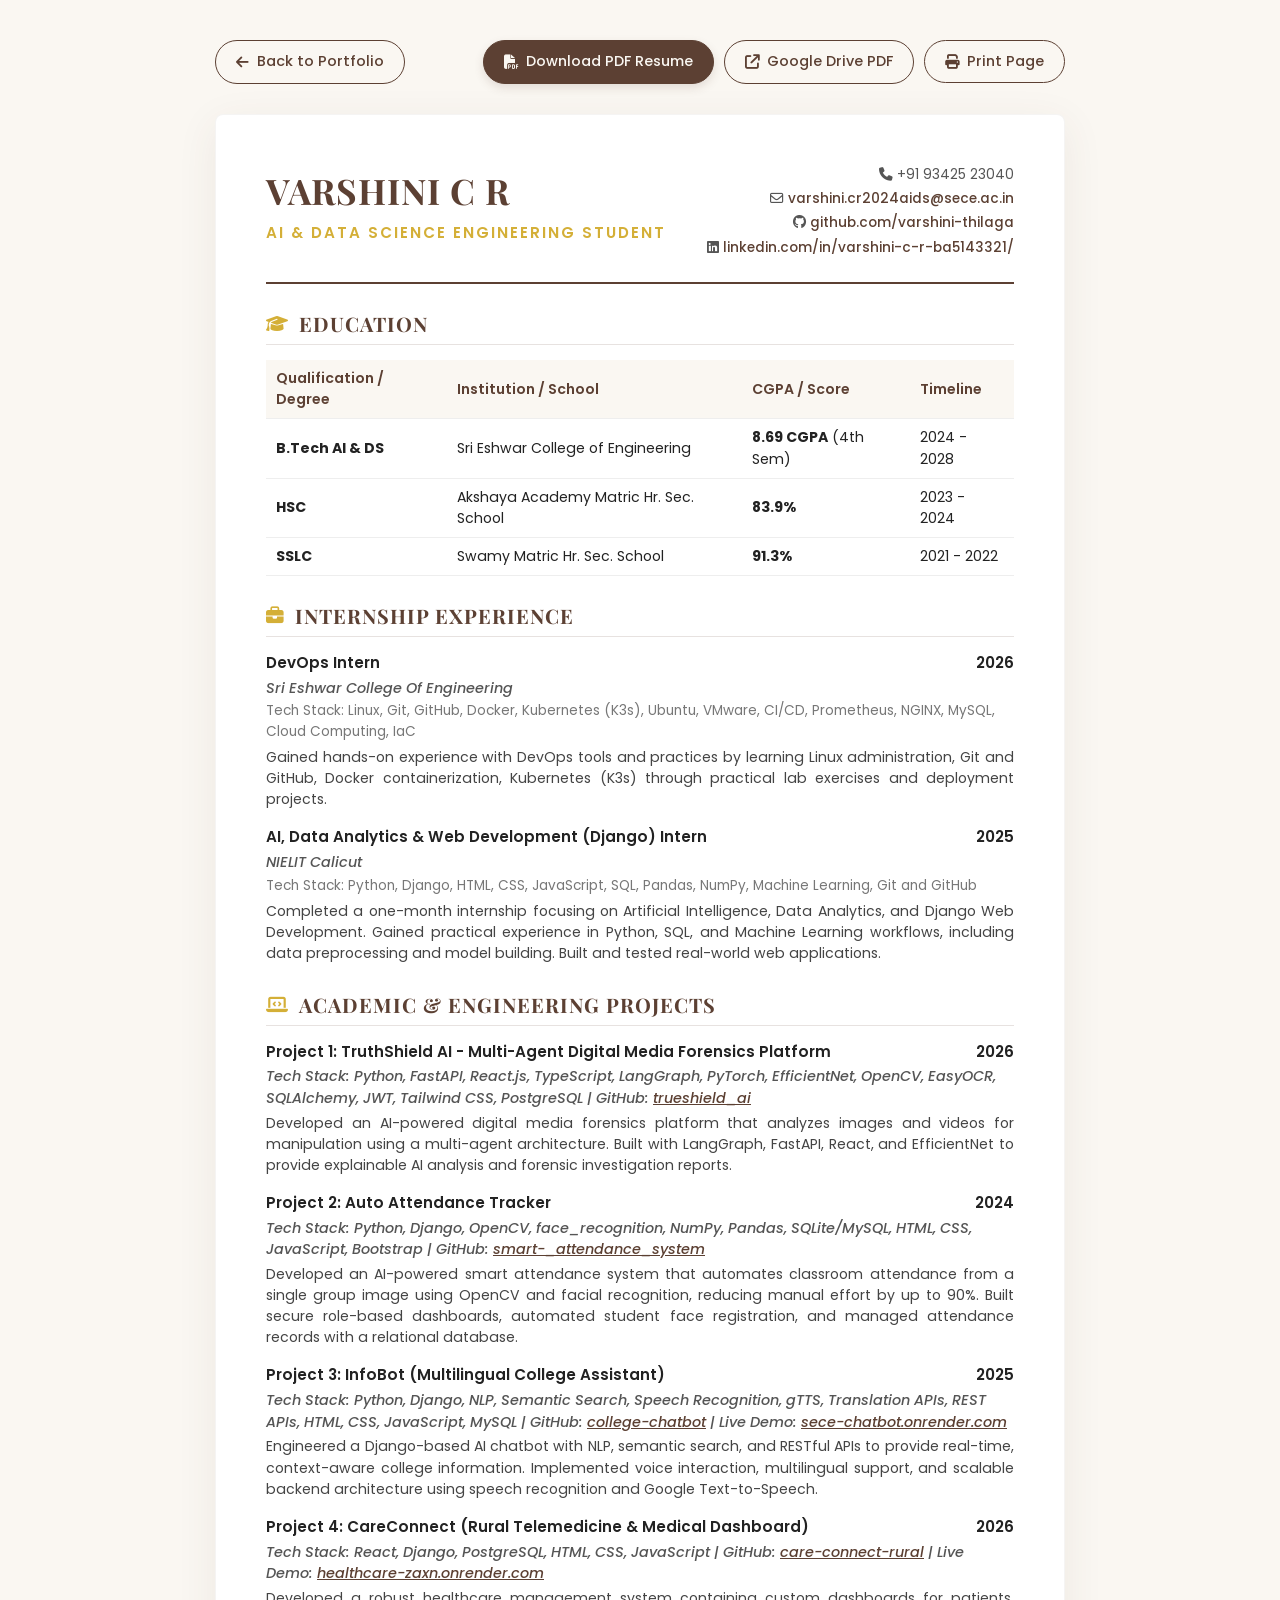
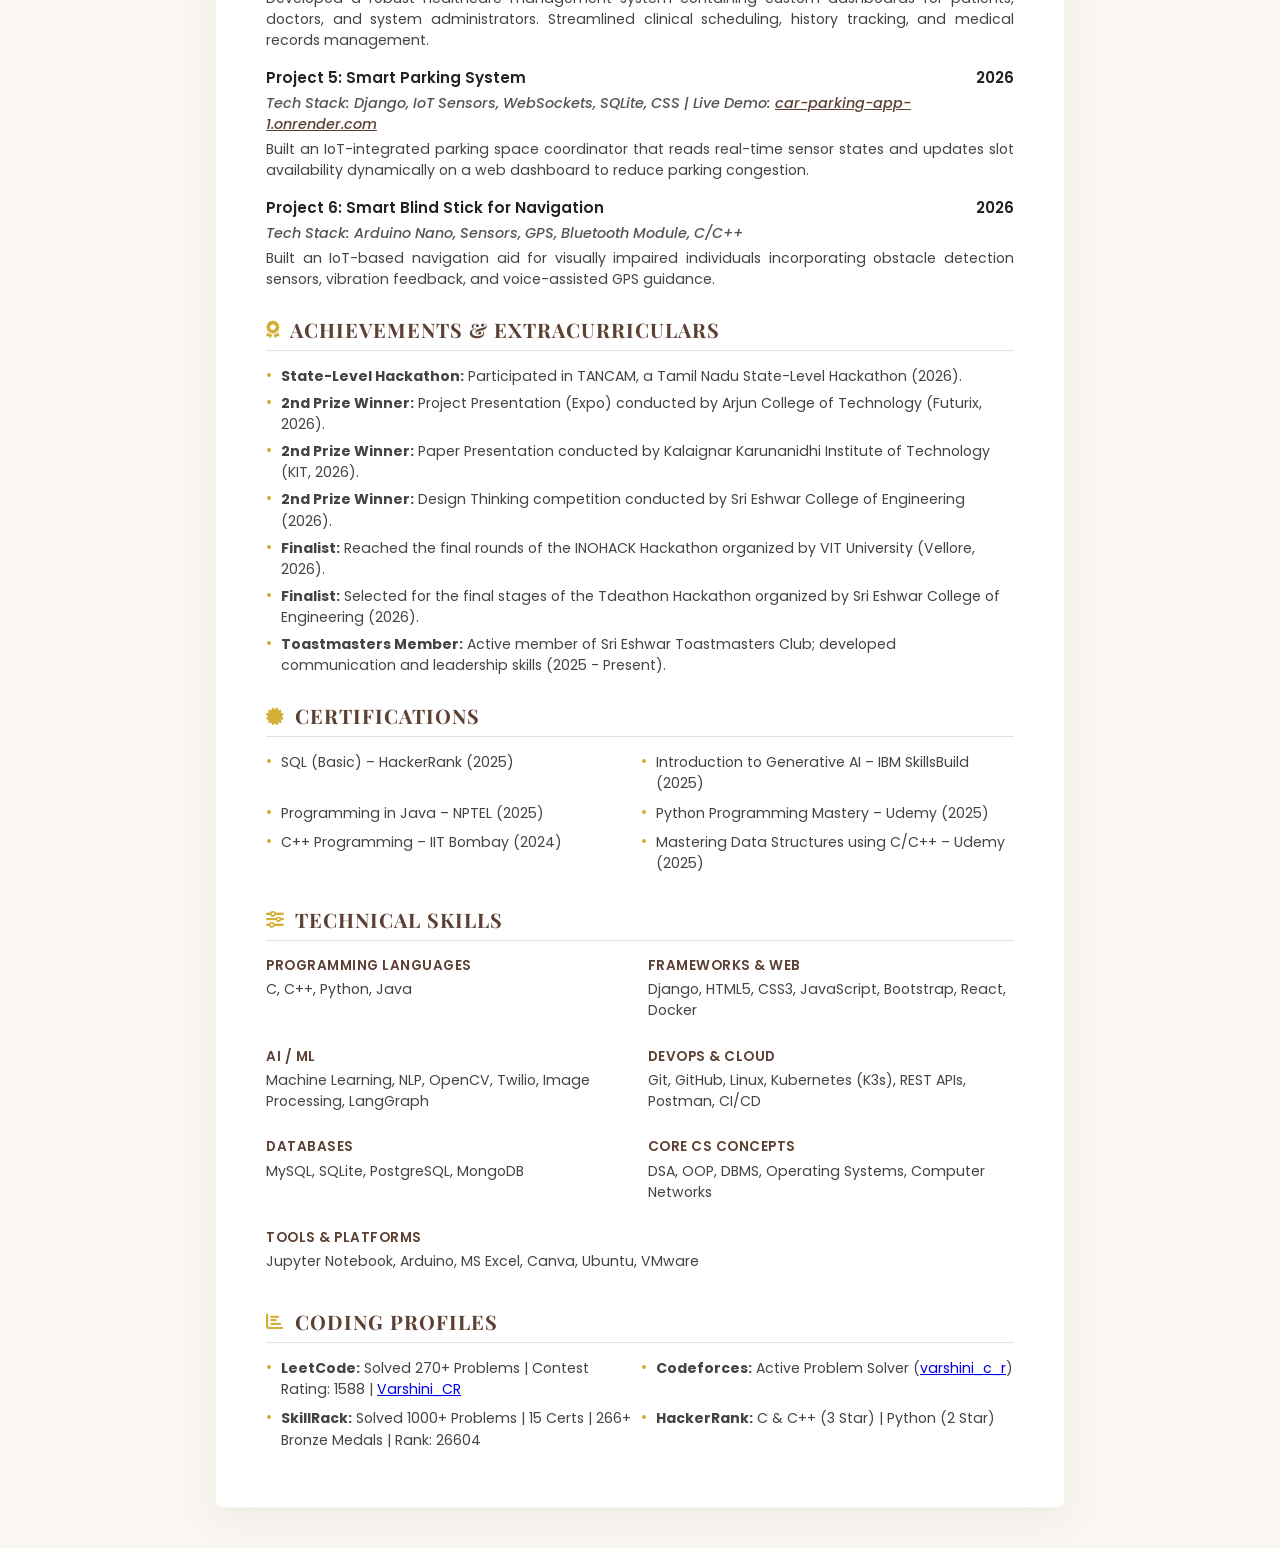
<file: resume.html>
<!DOCTYPE html>
<html lang="en">

<head>
    <meta charset="UTF-8">
    <meta name="viewport" content="width=device-width, initial-scale=1.0">
    <title>Varshini C R - Resume</title>
    <link rel="stylesheet" href="https://cdnjs.cloudflare.com/ajax/libs/font-awesome/6.4.0/css/all.min.css">
    <style>
        @import url('https://fonts.googleapis.com/css2?family=Playfair+Display:ital,wght@0,500;0,700;1,400&family=Poppins:wght@300;400;500;600;700&display=swap');

        :root {
            --color-cream: #FAF7F2;
            --color-beige: #E9DFD0;
            --color-chocolate: #5C4033;
            --color-gold: #D4AF37;
            --color-charcoal: #222222;
            --font-heading: 'Playfair Display', serif;
            --font-sans: 'Poppins', sans-serif;
        }

        * {
            box-sizing: border-box;
            margin: 0;
            padding: 0;
        }

        body {
            font-family: var(--font-sans);
            background-color: var(--color-cream);
            color: var(--color-charcoal);
            line-height: 1.5;
            padding: 40px 20px;
        }

        .controls {
            max-width: 850px;
            margin: 0 auto 30px auto;
            display: flex;
            justify-content: space-between;
            align-items: center;
            flex-wrap: wrap;
            gap: 12px;
        }

        .controls-group {
            display: flex;
            align-items: center;
            gap: 10px;
            flex-wrap: wrap;
        }

        .btn {
            display: inline-flex;
            align-items: center;
            gap: 8px;
            padding: 10px 20px;
            font-family: var(--font-sans);
            font-size: 0.9rem;
            font-weight: 500;
            border-radius: 50px;
            cursor: pointer;
            transition: all 0.3s ease;
            text-decoration: none;
        }

        .btn-back {
            background-color: transparent;
            color: var(--color-chocolate);
            border: 1px solid var(--color-chocolate);
        }

        .btn-back:hover {
            background-color: var(--color-chocolate);
            color: var(--color-cream);
        }

        .btn-print {
            background-color: var(--color-chocolate);
            color: var(--color-cream);
            border: 1px solid var(--color-chocolate);
            box-shadow: 0 4px 10px rgba(92, 64, 51, 0.15);
        }

        .btn-print:hover {
            background-color: var(--color-cream);
            color: var(--color-chocolate);
            transform: translateY(-2px);
        }

        .btn-gold {
            background-color: var(--color-gold);
            color: #222;
            border: 1px solid var(--color-gold);
            font-weight: 600;
        }

        .btn-gold:hover {
            background-color: transparent;
            color: var(--color-chocolate);
        }

        /* Resume Document Paper Container */
        .resume-paper {
            background-color: white;
            max-width: 850px;
            margin: 0 auto;
            padding: 50px;
            box-shadow: 0 10px 40px rgba(92, 64, 51, 0.08);
            border-radius: 8px;
            border: 1px solid rgba(92, 64, 51, 0.06);
            position: relative;
        }

        .resume-header {
            display: flex;
            justify-content: space-between;
            align-items: flex-start;
            border-bottom: 2px solid var(--color-chocolate);
            padding-bottom: 20px;
            margin-bottom: 25px;
        }

        .header-left h1 {
            font-family: var(--font-heading);
            font-size: 2.2rem;
            color: var(--color-chocolate);
            letter-spacing: 1px;
            margin-bottom: 5px;
        }

        .header-left p {
            font-size: 0.95rem;
            color: var(--color-gold);
            font-weight: 600;
            text-transform: uppercase;
            letter-spacing: 2px;
        }

        .header-right {
            text-align: right;
            font-size: 0.85rem;
            color: #555;
        }

        .header-right p {
            margin-bottom: 4px;
        }

        .header-right a {
            color: var(--color-chocolate);
            text-decoration: none;
            font-weight: 500;
        }

        .header-right a:hover {
            color: var(--color-gold);
        }

        /* Sections */
        .resume-section {
            margin-bottom: 25px;
        }

        .section-title {
            font-family: var(--font-heading);
            font-size: 1.25rem;
            color: var(--color-chocolate);
            text-transform: uppercase;
            letter-spacing: 1px;
            border-bottom: 1px solid rgba(92, 64, 51, 0.15);
            padding-bottom: 5px;
            margin-bottom: 15px;
            display: flex;
            align-items: center;
            gap: 10px;
        }

        .section-title i {
            font-size: 1.1rem;
            color: var(--color-gold);
        }

        /* Common details */
        .item-row {
            margin-bottom: 16px;
        }

        .item-row:last-child {
            margin-bottom: 0;
        }

        .item-header {
            display: flex;
            justify-content: space-between;
            font-weight: 600;
            font-size: 0.95rem;
            color: var(--color-charcoal);
            margin-bottom: 3px;
        }

        .item-org {
            font-style: italic;
            font-weight: 500;
            color: #555;
            font-size: 0.9rem;
        }

        .item-org a {
            color: var(--color-chocolate);
            text-decoration: underline;
        }

        .item-meta {
            display: flex;
            justify-content: space-between;
            font-size: 0.85rem;
            color: #777;
            margin-bottom: 5px;
        }

        .item-desc {
            font-size: 0.88rem;
            color: #444;
            text-align: justify;
        }

        /* Lists */
        .resume-list {
            list-style: none;
        }

        .resume-list li {
            position: relative;
            padding-left: 15px;
            font-size: 0.88rem;
            color: #444;
            margin-bottom: 6px;
        }

        .resume-list li::before {
            content: "•";
            color: var(--color-gold);
            font-weight: bold;
            position: absolute;
            left: 0;
            top: -1px;
        }

        /* Tables */
        .resume-table {
            width: 100%;
            border-collapse: collapse;
            font-size: 0.88rem;
            margin-top: 5px;
        }

        .resume-table th,
        .resume-table td {
            padding: 8px 10px;
            text-align: left;
            border-bottom: 1px solid #eee;
        }

        .resume-table th {
            font-weight: 600;
            background-color: var(--color-cream);
            color: var(--color-chocolate);
        }

        /* Skills grid */
        .skills-grid {
            display: grid;
            grid-template-columns: 1fr 1fr;
            gap: 15px;
        }

        .skill-group {
            margin-bottom: 10px;
        }

        .skill-label {
            font-size: 0.85rem;
            font-weight: 600;
            color: var(--color-chocolate);
            margin-bottom: 3px;
            text-transform: uppercase;
            letter-spacing: 0.5px;
        }

        .skill-values {
            font-size: 0.88rem;
            color: #444;
        }

        /* Print styles */
        @media print {
            body {
                background-color: white;
                color: black;
                padding: 0;
            }

            .controls {
                display: none;
            }

            .resume-paper {
                box-shadow: none;
                border: none;
                padding: 0;
                max-width: 100%;
            }
        }
    </style>
</head>

<body>

    <div class="controls">
        <a href="index.html" class="btn btn-back"><i class="fa-solid fa-arrow-left"></i> Back to Portfolio</a>
        <div class="controls-group">
            <a href="resume.pdf" download="Varshini_CR_Resume.pdf" class="btn btn-print"><i
                    class="fa-solid fa-file-pdf"></i> Download PDF Resume</a>
            <a href="https://drive.google.com/file/d/12m19nJVYASO0o29uj_Yj65Z3LTWcBDgP/view?usp=sharing" target="_blank"
                rel="noopener noreferrer" class="btn btn-back"><i class="fa-solid fa-arrow-up-right-from-square"></i>
                Google Drive PDF</a>
            <button onclick="window.print()" class="btn btn-back"><i class="fa-solid fa-print"></i> Print Page</button>
        </div>
    </div>

    <div class="resume-paper">
        <header class="resume-header">
            <div class="header-left">
                <h1>VARSHINI C R</h1>
                <p>AI & Data Science Engineering Student</p>
            </div>
            <div class="header-right">
                <p><i class="fa-solid fa-phone"></i> +91 93425 23040</p>
                <p><i class="fa-regular fa-envelope"></i> <a
                        href="mailto:varshini.cr2024aids@sece.ac.in">varshini.cr2024aids@sece.ac.in</a></p>
                <p><i class="fa-brands fa-github"></i> <a href="https://github.com/varshini-thilaga" target="_blank"
                        rel="noopener noreferrer">github.com/varshini-thilaga</a></p>
                <p><i class="fa-brands fa-linkedin"></i> <a href="https://www.linkedin.com/in/varshini-c-r-ba5143321/"
                        target="_blank" rel="noopener noreferrer">linkedin.com/in/varshini-c-r-ba5143321/</a></p>
            </div>
        </header>

        <!-- EDUCATION -->
        <section class="resume-section">
            <h2 class="section-title"><i class="fa-solid fa-graduation-cap"></i> Education</h2>
            <table class="resume-table">
                <thead>
                    <tr>
                        <th>Qualification / Degree</th>
                        <th>Institution / School</th>
                        <th>CGPA / Score</th>
                        <th>Timeline</th>
                    </tr>
                </thead>
                <tbody>
                    <tr>
                        <td><strong>B.Tech AI & DS</strong></td>
                        <td>Sri Eshwar College of Engineering</td>
                        <td><strong>8.69 CGPA</strong> (4th Sem)</td>
                        <td>2024 - 2028</td>
                    </tr>
                    <tr>
                        <td><strong>HSC</strong></td>
                        <td>Akshaya Academy Matric Hr. Sec. School</td>
                        <td><strong>83.9%</strong></td>
                        <td>2023 - 2024</td>
                    </tr>
                    <tr>
                        <td><strong>SSLC</strong></td>
                        <td>Swamy Matric Hr. Sec. School</td>
                        <td><strong>91.3%</strong></td>
                        <td>2021 - 2022</td>
                    </tr>
                </tbody>
            </table>
        </section>

        <!-- INTERNSHIP EXPERIENCE -->
        <section class="resume-section">
            <h2 class="section-title"><i class="fa-solid fa-briefcase"></i> Internship Experience</h2>

            <div class="item-row">
                <div class="item-header">
                    <span>DevOps Intern</span>
                    <span>2026</span>
                </div>
                <div class="item-org">Sri Eshwar College Of Engineering</div>
                <div class="item-meta" style="margin-top: 2px;">
                    <span>Tech Stack: Linux, Git, GitHub, Docker, Kubernetes (K3s), Ubuntu, VMware, CI/CD, Prometheus,
                        NGINX, MySQL, Cloud Computing, IaC</span>
                </div>
                <div class="item-desc">
                    Gained hands-on experience with DevOps tools and practices by learning Linux administration, Git and
                    GitHub, Docker containerization, Kubernetes (K3s) through practical lab exercises and deployment
                    projects.
                </div>
            </div>

            <div class="item-row">
                <div class="item-header">
                    <span>AI, Data Analytics & Web Development (Django) Intern</span>
                    <span>2025</span>
                </div>
                <div class="item-org">NIELIT Calicut</div>
                    <div class="item-meta" style="margin-top: 2px;">
                        <span>Tech Stack: Python, Django, HTML, CSS, JavaScript, SQL, Pandas, NumPy, Machine Learning,
                            Git and GitHub</span>
                    </div>
                    <div class="item-desc">
                        Completed a one-month internship focusing on Artificial Intelligence, Data Analytics, and Django
                        Web Development. Gained practical experience in Python, SQL, and Machine Learning workflows,
                        including data preprocessing and model building. Built and tested real-world web applications.
                    </div>
                </div>
        </section>

        <!-- ACADEMIC & ENGINEERING PROJECTS -->
        <section class="resume-section">
            <h2 class="section-title"><i class="fa-solid fa-laptop-code"></i> Academic & Engineering Projects</h2>

            <div class="item-row">
                <div class="item-header">
                    <span>Project 1: TruthShield AI - Multi-Agent Digital Media Forensics Platform</span>
                    <span>2026</span>
                </div>
                <div class="item-org">Tech Stack: Python, FastAPI, React.js, TypeScript, LangGraph, PyTorch,
                    EfficientNet, OpenCV, EasyOCR, SQLAlchemy, JWT, Tailwind CSS, PostgreSQL | GitHub: <a
                        href="https://github.com/varshini-thilaga/trueshield_ai" target="_blank"
                        rel="noopener noreferrer">trueshield_ai</a></div>
                <div class="item-desc" style="margin-top: 3px;">
                    Developed an AI-powered digital media forensics platform that analyzes images and videos for
                    manipulation using a multi-agent architecture. Built with LangGraph, FastAPI, React, and
                    EfficientNet to provide explainable AI analysis and forensic investigation reports.
                </div>
            </div>

            <div class="item-row">
                <div class="item-header">
                    <span>Project 2: Auto Attendance Tracker</span>
                    <span>2024</span>
                </div>
                <div class="item-org">Tech Stack: Python, Django, OpenCV, face_recognition, NumPy, Pandas, SQLite/MySQL,
                    HTML, CSS, JavaScript, Bootstrap | GitHub: <a
                        href="https://github.com/varshini-thilaga/smart-_attendance_system" target="_blank"
                        rel="noopener noreferrer">smart-_attendance_system</a></div>
                <div class="item-desc" style="margin-top: 3px;">
                    Developed an AI-powered smart attendance system that automates classroom attendance from a single
                    group image using OpenCV and facial recognition, reducing manual effort by up to 90%. Built secure
                    role-based dashboards, automated student face registration, and managed attendance records with a
                    relational database.
                </div>
            </div>

            <div class="item-row">
                <div class="item-header">
                    <span>Project 3: InfoBot (Multilingual College Assistant)</span>
                    <span>2025</span>
                </div>
                <div class="item-org">Tech Stack: Python, Django, NLP, Semantic Search, Speech Recognition, gTTS,
                    Translation APIs, REST APIs, HTML, CSS, JavaScript, MySQL | GitHub: <a
                        href="https://github.com/varshini-thilaga/college-chatbot.git" target="_blank"
                        rel="noopener noreferrer">college-chatbot</a> | Live Demo: <a
                        href="https://sece-chatbot.onrender.com" target="_blank"
                        rel="noopener noreferrer">sece-chatbot.onrender.com</a></div>
                <div class="item-desc" style="margin-top: 3px;">
                    Engineered a Django-based AI chatbot with NLP, semantic search, and RESTful APIs to provide
                    real-time, context-aware college information. Implemented voice interaction, multilingual support,
                    and scalable backend architecture using speech recognition and Google Text-to-Speech.
                </div>
            </div>

            <div class="item-row">
                <div class="item-header">
                    <span>Project 4: CareConnect (Rural Telemedicine & Medical Dashboard)</span>
                    <span>2026</span>
                </div>
                <div class="item-org">Tech Stack: React, Django, PostgreSQL, HTML, CSS, JavaScript | GitHub: <a
                        href="https://github.com/varshini-thilaga/care-connect-rural" target="_blank"
                        rel="noopener noreferrer">care-connect-rural</a> | Live Demo: <a
                        href="https://healthcare-zaxn.onrender.com" target="_blank"
                        rel="noopener noreferrer">healthcare-zaxn.onrender.com</a></div>
                <div class="item-desc" style="margin-top: 3px;">
                    Developed a robust healthcare management system containing custom dashboards for patients, doctors,
                    and system administrators. Streamlined clinical scheduling, history tracking, and medical records
                    management.
                </div>
            </div>

            <div class="item-row">
                <div class="item-header">
                    <span>Project 5: Smart Parking System</span>
                    <span>2026</span>
                </div>
                <div class="item-org">Tech Stack: Django, IoT Sensors, WebSockets, SQLite, CSS | Live Demo: <a
                        href="https://car-parking-app-1.onrender.com" target="_blank"
                        rel="noopener noreferrer">car-parking-app-1.onrender.com</a></div>
                <div class="item-desc" style="margin-top: 3px;">
                    Built an IoT-integrated parking space coordinator that reads real-time sensor states and updates
                    slot availability dynamically on a web dashboard to reduce parking congestion.
                </div>
            </div>

            <div class="item-row">
                <div class="item-header">
                    <span>Project 6: Smart Blind Stick for Navigation</span>
                    <span>2026</span>
                </div>
                <div class="item-org">Tech Stack: Arduino Nano, Sensors, GPS, Bluetooth Module, C/C++</div>
                <div class="item-desc" style="margin-top: 3px;">
                    Built an IoT-based navigation aid for visually impaired individuals incorporating obstacle detection
                    sensors, vibration feedback, and voice-assisted GPS guidance.
                </div>
            </div>
        </section>

        <!-- ACHIEVEMENTS -->
        <section class="resume-section">
            <h2 class="section-title"><i class="fa-solid fa-award"></i> Achievements & Extracurriculars</h2>
            <ul class="resume-list">
                <li><strong>State-Level Hackathon:</strong> Participated in TANCAM, a Tamil Nadu State-Level Hackathon
                    (2026).</li>
                <li><strong>2nd Prize Winner:</strong> Project Presentation (Expo) conducted by Arjun College of
                    Technology (Futurix, 2026).</li>
                <li><strong>2nd Prize Winner:</strong> Paper Presentation conducted by Kalaignar Karunanidhi Institute
                    of Technology (KIT, 2026).</li>
                <li><strong>2nd Prize Winner:</strong> Design Thinking competition conducted by Sri Eshwar College of
                    Engineering (2026).</li>
                <li><strong>Finalist:</strong> Reached the final rounds of the INOHACK Hackathon organized by VIT
                    University (Vellore, 2026).</li>
                <li><strong>Finalist:</strong> Selected for the final stages of the Tdeathon Hackathon organized by Sri
                    Eshwar College of Engineering (2026).</li>
                <li><strong>Toastmasters Member:</strong> Active member of Sri Eshwar Toastmasters Club; developed
                    communication and leadership skills (2025 - Present).</li>
            </ul>
        </section>

        <!-- CERTIFICATIONS -->
        <section class="resume-section">
            <h2 class="section-title"><i class="fa-solid fa-certificate"></i> Certifications</h2>
            <ul class="resume-list" style="display: grid; grid-template-columns: 1fr 1fr; gap: 2px;">
                <li>SQL (Basic) – HackerRank (2025)</li>
                <li>Introduction to Generative AI – IBM SkillsBuild (2025)</li>
                <li>Programming in Java – NPTEL (2025)</li>
                <li>Python Programming Mastery – Udemy (2025)</li>
                <li>C++ Programming – IIT Bombay (2024)</li>
                <li>Mastering Data Structures using C/C++ – Udemy (2025)</li>
            </ul>
        </section>

        <!-- SKILLS -->
        <section class="resume-section">
            <h2 class="section-title"><i class="fa-solid fa-sliders"></i> Technical Skills</h2>
            <div class="skills-grid">
                <div class="skill-group">
                    <div class="skill-label">Programming Languages</div>
                    <div class="skill-values">C, C++, Python, Java</div>
                </div>
                <div class="skill-group">
                    <div class="skill-label">Frameworks & Web</div>
                    <div class="skill-values">Django, HTML5, CSS3, JavaScript, Bootstrap, React, Docker</div>
                </div>
                <div class="skill-group">
                    <div class="skill-label">AI / ML</div>
                    <div class="skill-values">Machine Learning, NLP, OpenCV, Twilio, Image Processing, LangGraph</div>
                </div>
                <div class="skill-group">
                    <div class="skill-label">DevOps & Cloud</div>
                    <div class="skill-values">Git, GitHub, Linux, Kubernetes (K3s), REST APIs, Postman, CI/CD</div>
                </div>
                <div class="skill-group">
                    <div class="skill-label">Databases</div>
                    <div class="skill-values">MySQL, SQLite, PostgreSQL, MongoDB</div>
                </div>
                <div class="skill-group">
                    <div class="skill-label">Core CS Concepts</div>
                    <div class="skill-values">DSA, OOP, DBMS, Operating Systems, Computer Networks</div>
                </div>
                <div class="skill-group" style="grid-column: span 2;">
                    <div class="skill-label">Tools & Platforms</div>
                    <div class="skill-values">Jupyter Notebook, Arduino, MS Excel, Canva, Ubuntu, VMware</div>
                </div>
            </div>
        </section>

        <!-- CODING PROFILES -->
        <section class="resume-section" style="margin-bottom: 0;">
            <h2 class="section-title"><i class="fa-solid fa-chart-bar"></i> Coding Profiles</h2>
            <ul class="resume-list" style="display: grid; grid-template-columns: 1fr 1fr; gap: 2px;">
                <li><strong>LeetCode:</strong> Solved 270+ Problems | Contest Rating: 1588 | <a
                        href="https://leetcode.com/u/Varshini_CR/" target="_blank"
                        rel="noopener noreferrer">Varshini_CR</a></li>
                <li><strong>Codeforces:</strong> Active Problem Solver (<a
                        href="https://codeforces.com/profile/varshini_c_r" target="_blank"
                        rel="noopener noreferrer">varshini_c_r</a>)</li>
                <li><strong>SkillRack:</strong> Solved 1000+ Problems | 15 Certs | 266+ Bronze Medals | Rank: 26604</li>
                <li><strong>HackerRank:</strong> C & C++ (3 Star) | Python (2 Star)</li>
            </ul>
        </section>
    </div>

</body>

</html>
</file>
